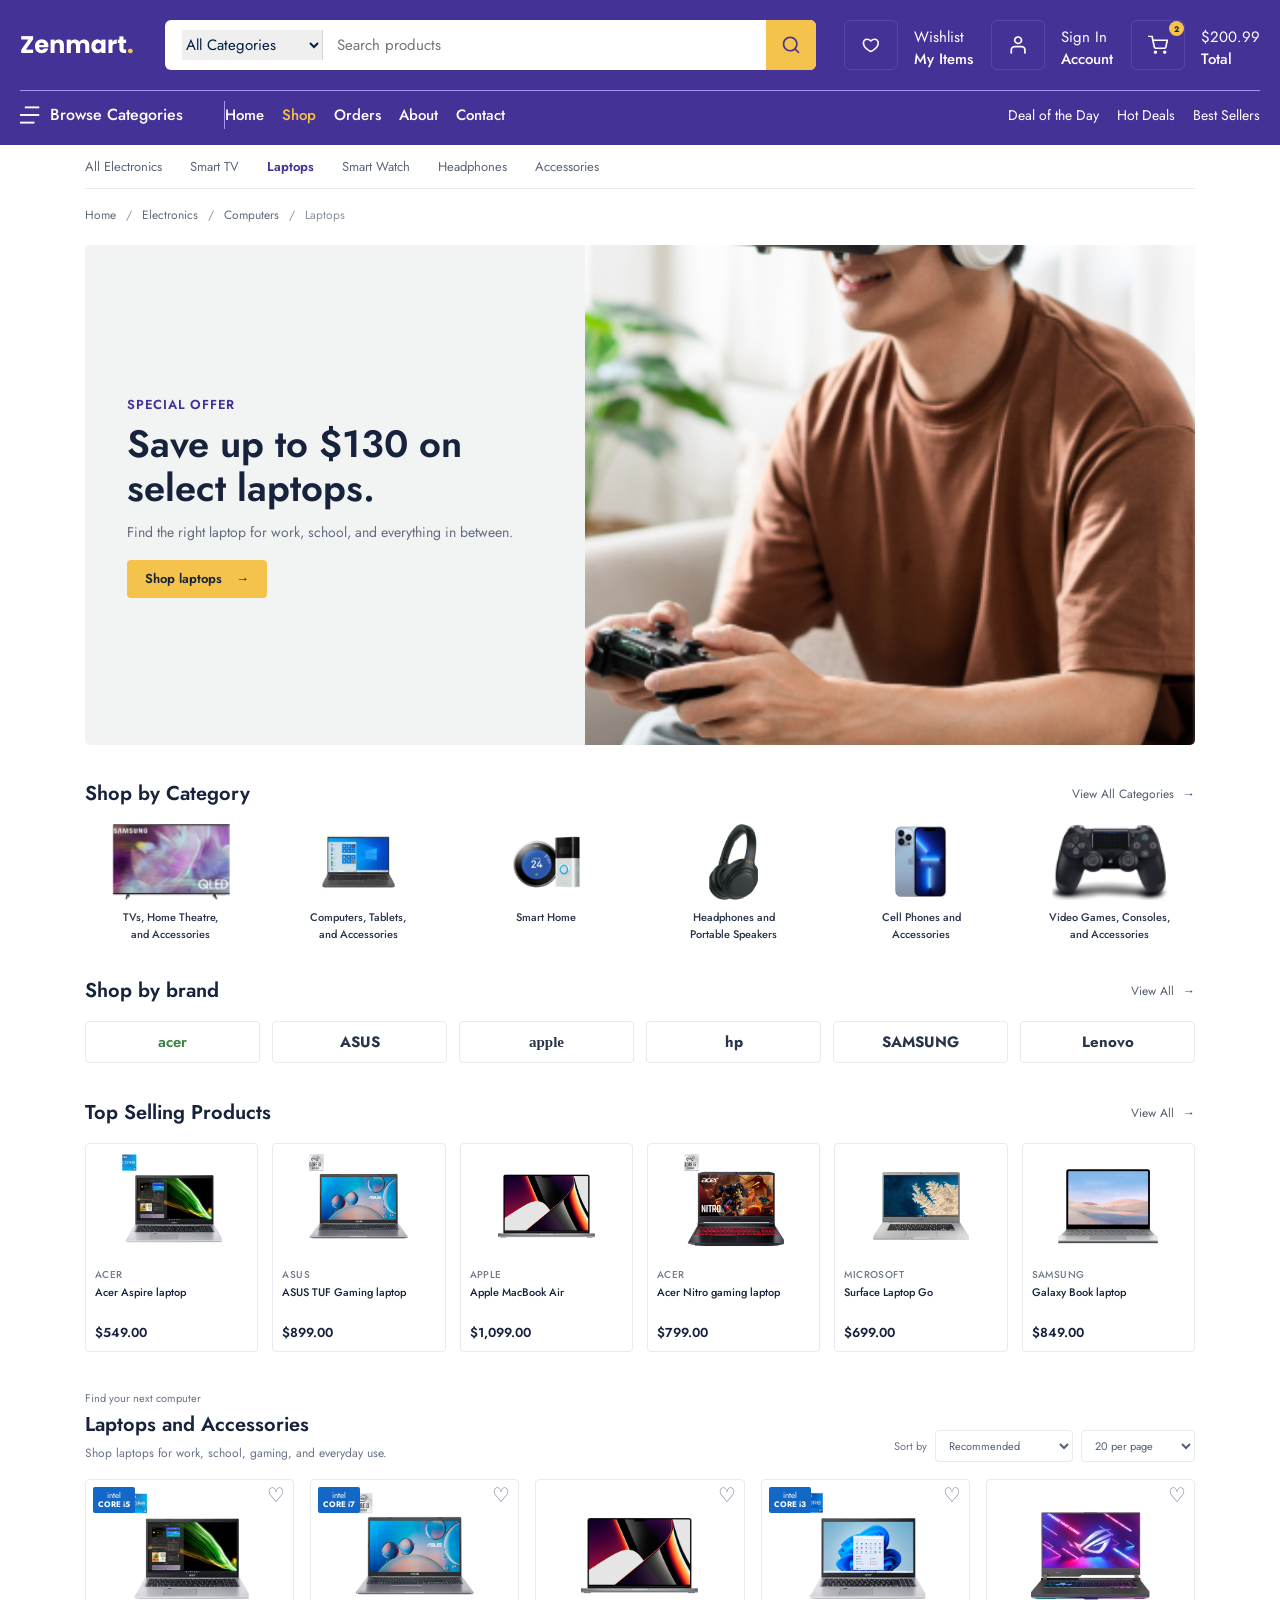
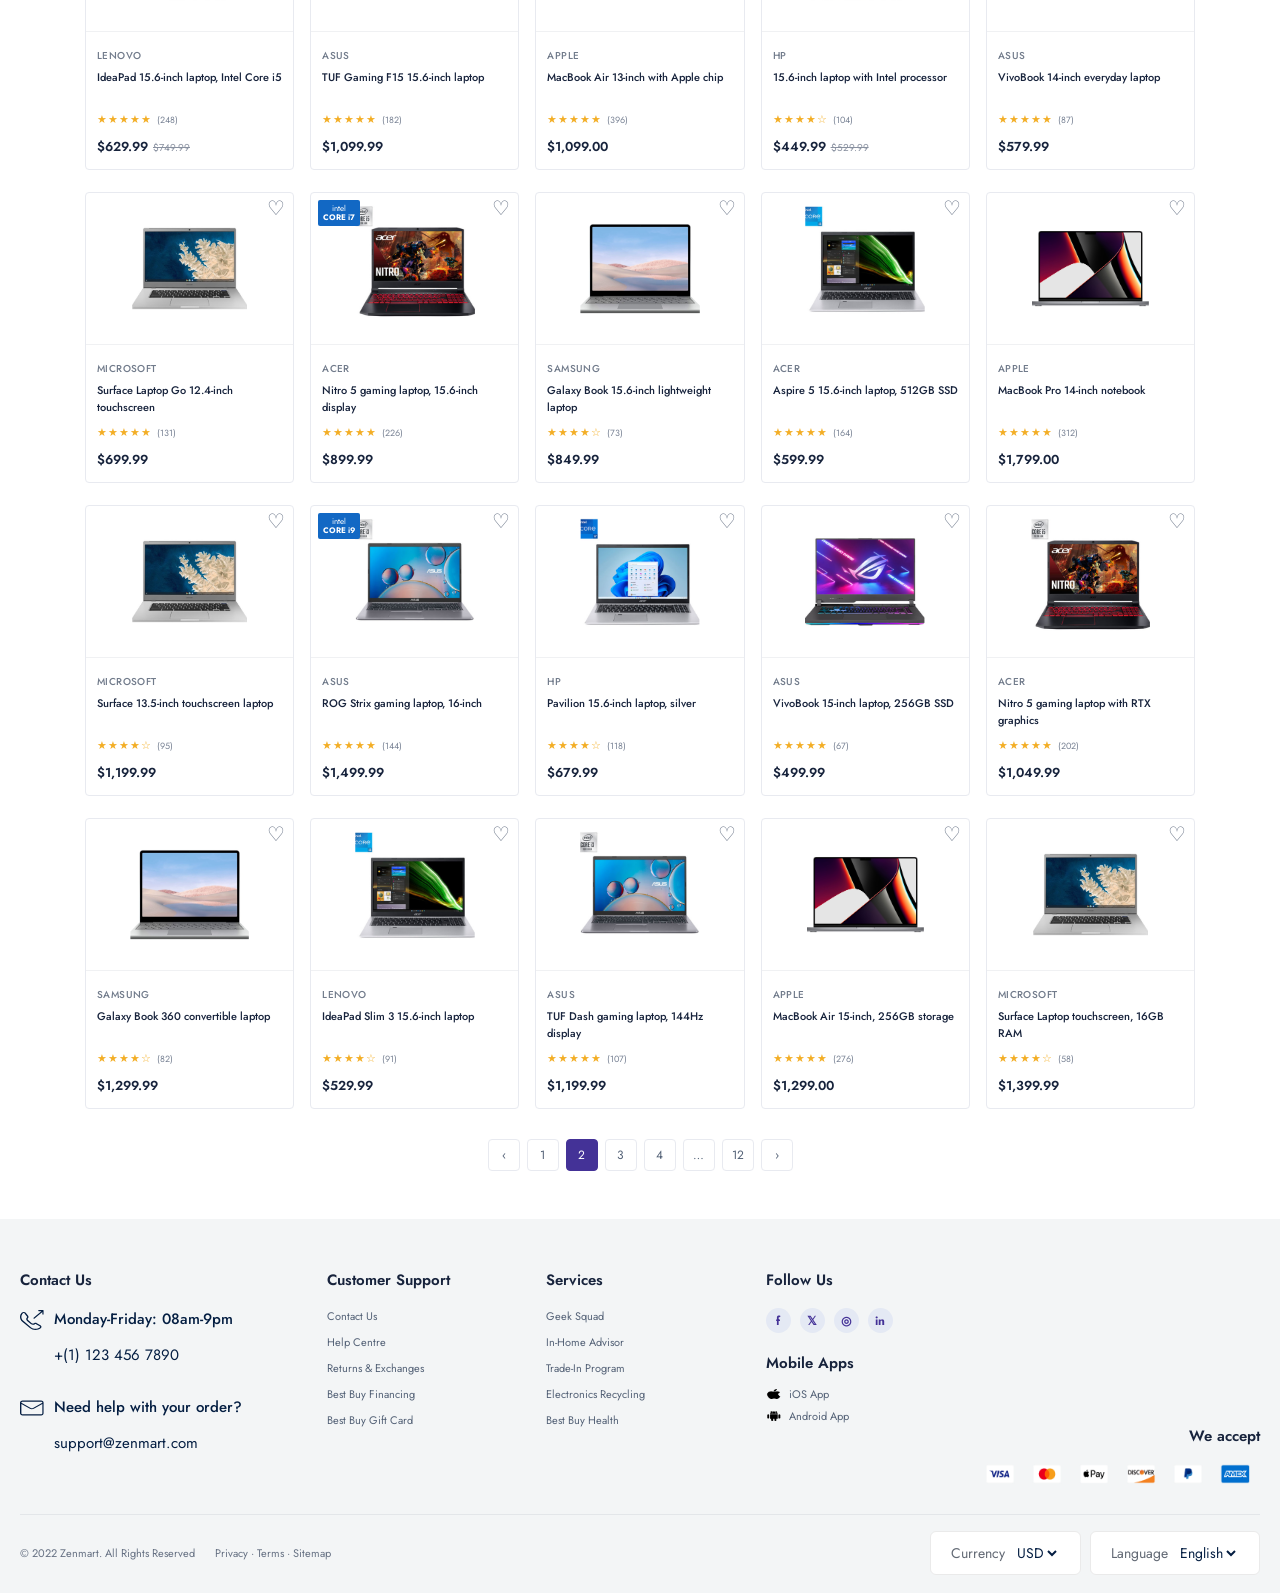
<file: product/all.html>
<!DOCTYPE html>
<html lang="en">
<head>
  <meta charset="UTF-8">
  <meta name="viewport" content="width=device-width, initial-scale=1.0">
  <meta name="description" content="Shop laptops and computer accessories at Zenmart.">
  <title>Laptops | Zenmart</title>
  <link rel="stylesheet" href="../public/css kodlar/command.css">
  <link rel="stylesheet" href="../public/css kodlar/all css/catalog.css">
  <link rel="stylesheet" href="../public/css kodlar/all css/catalog-responsive.css">
  <link rel="preconnect" href="https://fonts.googleapis.com">
  <link rel="preconnect" href="https://fonts.gstatic.com" crossorigin>
  <link href="https://fonts.googleapis.com/css2?family=Jost:wght@400;500;600;700&display=swap" rel="stylesheet">
  <link rel="stylesheet" href="https://cdnjs.cloudflare.com/ajax/libs/font-awesome/6.5.2/css/all.min.css">
</head>
<body>
  <header class="navbar_frame">
    <div class="continer">
      <div class="navbar_top">
        <a class="brand-logo" href="../index.html"><img src="../public/images/icons/logo.png" alt="Zenmart"></a>
        <form class="nav_search_frame" action="#laptop-list" role="search">
          <div class="search_box">
            <label class="category_list"><span class="sr-only">Search category</span><select aria-label="Search category"><option>All Categories</option><option>Computers</option><option>Laptops</option></select></label>
            <input type="search" placeholder="Search products" aria-label="Search products">
          </div>
          <button class="search_icon_box" type="submit" aria-label="Search"><img src="../public/images/icons/search.svg" alt=""></button>
        </form>
        <div class="nav_top_menu">
          <a class="top_menu_box" href="#wishlist"><span class="box_icon_box"><img src="../public/images/icons/heart.svg" alt=""></span><span class="box_info_box"><span>Wishlist</span><strong>My Items</strong></span></a>
          <a class="top_menu_box" href="#account"><span class="box_icon_box"><img src="../public/images/icons/profile.svg" alt=""></span><span class="box_info_box"><span>Sign In</span><strong>Account</strong></span></a>
          <a class="top_menu_box" href="#cart"><span class="box_icon_box"><img src="../public/images/icons/shopping-cart.svg" alt=""><span class="busket_count">2</span></span><span class="box_info_box"><span>$200.99</span><strong>Total</strong></span></a>
        </div>
      </div>
      <div class="navbar_bott">
        <div class="navbar_bott_menu_box">
          <div class="browse_box"><img src="../public/images/icons/browse.svg" alt=""><span>Browse Categories</span></div>
          <nav class="navbar_route_box" aria-label="Main navigation"><a href="../index.html">Home</a><a class="title" href="all.html">Shop</a><a href="#orders">Orders</a><a href="#about">About</a><a href="#contact">Contact</a></nav>
          <nav class="sorting_menu" aria-label="Featured links"><a href="#top-selling">Deal of the Day</a><a href="#top-selling">Hot Deals</a><a href="#laptop-list">Best Sellers</a></nav>
        </div>
      </div>
    </div>
  </header>

  <main class="catalog-page">
    <div class="catalog-shell">
      <nav class="category-nav" aria-label="Electronics categories">
        <a href="#categories">All Electronics</a><a href="#categories">Smart TV</a><a class="active" href="#laptop-list">Laptops</a><a href="#categories">Smart Watch</a><a href="#categories">Headphones</a><a href="#categories">Accessories</a>
      </nav>
      <nav class="breadcrumbs" aria-label="Breadcrumb"><a href="../index.html">Home</a><span>/</span><a href="#categories">Electronics</a><span>/</span><a href="#laptop-list">Computers</a><span>/</span><span aria-current="page">Laptops</span></nav>

      <section class="catalog-hero" aria-labelledby="hero-title">
        <div class="hero-copy"><span class="hero-kicker">Special offer</span><h1 id="hero-title">Save up to $130 on select laptops.</h1><p>Find the right laptop for work, school, and everything in between.</p><a class="button button-yellow" href="#laptop-list">Shop laptops <span aria-hidden="true">→</span></a></div>
        <img class="hero-art" src="../public/images/other/header1.png" alt="Featured Zenmart technology offer" fetchpriority="high">
      </section>

      <section class="category-section" id="categories" aria-labelledby="category-title">
        <div class="section-heading"><h2 id="category-title">Shop by Category</h2><a href="../index.html">View All Categories <span aria-hidden="true">→</span></a></div>
        <div class="category-grid">
          <a class="category-card" href="#laptop-list"><img src="../public/images/category/tv.png" alt=""><strong>TVs, Home Theatre,<br>and Accessories</strong></a>
          <a class="category-card" href="#laptop-list"><img src="../public/images/category/computer.png" alt=""><strong>Computers, Tablets,<br>and Accessories</strong></a>
          <a class="category-card" href="#laptop-list"><img src="../public/images/category/smart.png" alt=""><strong>Smart Home</strong></a>
          <a class="category-card" href="#laptop-list"><img src="../public/images/category/headphone.png" alt=""><strong>Headphones and<br>Portable Speakers</strong></a>
          <a class="category-card" href="#laptop-list"><img src="../public/images/category/phone.png" alt=""><strong>Cell Phones and<br>Accessories</strong></a>
          <a class="category-card" href="#laptop-list"><img src="../public/images/category/game.png" alt=""><strong>Video Games, Consoles,<br>and Accessories</strong></a>
        </div>
      </section>

      <section class="brand-section" aria-labelledby="brand-title"><div class="section-heading"><h2 id="brand-title">Shop by brand</h2><a href="#laptop-list">View All <span aria-hidden="true">→</span></a></div>
        <div class="brand-list" aria-label="Laptop brands"><a href="#laptop-list">acer</a><a href="#laptop-list">ASUS</a><a href="#laptop-list"> apple</a><a href="#laptop-list">hp</a><a href="#laptop-list">SAMSUNG</a><a href="#laptop-list">Lenovo</a></div>
      </section>

      <section class="selling-section" id="top-selling" aria-labelledby="selling-title">
        <div class="section-heading"><h2 id="selling-title">Top Selling Products</h2><a href="#laptop-list">View All <span aria-hidden="true">→</span></a></div>
        <div class="selling-grid">
          <a class="selling-card" href="#laptop-list"><img src="../public/images/products/acer_silver.png" alt="Acer laptop"><span class="product-brand">ACER</span><strong>Acer Aspire laptop</strong><span class="price">$549.00</span></a>
          <a class="selling-card" href="#laptop-list"><img src="../public/images/products/asus_laptop.png" alt="ASUS gaming laptop"><span class="product-brand">ASUS</span><strong>ASUS TUF Gaming laptop</strong><span class="price">$899.00</span></a>
          <a class="selling-card" href="#laptop-list"><img src="../public/images/products/macbook_16.png" alt="Apple MacBook"><span class="product-brand">APPLE</span><strong>Apple MacBook Air</strong><span class="price">$1,099.00</span></a>
          <a class="selling-card" href="#laptop-list"><img src="../public/images/products/nitro_laptop.png" alt="Acer Nitro laptop"><span class="product-brand">ACER</span><strong>Acer Nitro gaming laptop</strong><span class="price">$799.00</span></a>
          <a class="selling-card" href="#laptop-list"><img src="../public/images/products/sony_notebook.png" alt="Microsoft Surface laptop"><span class="product-brand">MICROSOFT</span><strong>Surface Laptop Go</strong><span class="price">$699.00</span></a>
          <a class="selling-card" href="#laptop-list"><img src="../public/images/products/sony_laptop.png" alt="Samsung Galaxy Book"><span class="product-brand">SAMSUNG</span><strong>Galaxy Book laptop</strong><span class="price">$849.00</span></a>
        </div>
      </section>

      <section class="product-section" id="laptop-list" aria-labelledby="products-title">
        <div class="product-heading"><div><span class="eyebrow">Find your next computer</span><h2 id="products-title">Laptops and Accessories</h2><p>Shop laptops for work, school, gaming, and everyday use.</p></div><div class="filter-list"><label for="sort-products">Sort by</label><select id="sort-products"><option>Recommended</option><option>Price: low to high</option><option>Price: high to low</option></select><label class="sr-only" for="show-count">Products per page</label><select id="show-count"><option>20 per page</option><option>40 per page</option></select></div></div>
        <div class="product-grid">
          <article class="product-card"><a class="product-image" href="#product-1"><img src="../public/images/products/acer_silver.png" alt="Lenovo IdeaPad laptop"><span class="processor-badge">intel<br><b>CORE i5</b></span><span class="favorite" aria-label="Add to wishlist">♡</span></a><div class="product-info"><small>LENOVO</small><h3><a href="#product-1">IdeaPad 15.6-inch laptop, Intel Core i5</a></h3><div class="rating"><span>★★★★★</span> <small>(248)</small></div><strong>$629.99</strong><del>$749.99</del></div></article>
          <article class="product-card"><a class="product-image" href="#product-2"><img src="../public/images/products/asus_laptop.png" alt="ASUS TUF gaming laptop"><span class="processor-badge">intel<br><b>CORE i7</b></span><span class="favorite" aria-label="Add to wishlist">♡</span></a><div class="product-info"><small>ASUS</small><h3><a href="#product-2">TUF Gaming F15 15.6-inch laptop</a></h3><div class="rating"><span>★★★★★</span> <small>(182)</small></div><strong>$1,099.99</strong></div></article>
          <article class="product-card"><a class="product-image" href="#product-3"><img src="../public/images/products/macbook_16.png" alt="Apple MacBook Air"><span class="favorite" aria-label="Add to wishlist">♡</span></a><div class="product-info"><small>APPLE</small><h3><a href="#product-3">MacBook Air 13-inch with Apple chip</a></h3><div class="rating"><span>★★★★★</span> <small>(396)</small></div><strong>$1,099.00</strong></div></article>
          <article class="product-card"><a class="product-image" href="#product-4"><img src="../public/images/products/acer_laptop.png" alt="HP laptop"><span class="processor-badge">intel<br><b>CORE i3</b></span><span class="favorite" aria-label="Add to wishlist">♡</span></a><div class="product-info"><small>HP</small><h3><a href="#product-4">15.6-inch laptop with Intel processor</a></h3><div class="rating"><span>★★★★☆</span> <small>(104)</small></div><strong>$449.99</strong><del>$529.99</del></div></article>
          <article class="product-card"><a class="product-image" href="#product-5"><img src="../public/images/products/rolex_laptop.png" alt="ASUS VivoBook laptop"><span class="favorite" aria-label="Add to wishlist">♡</span></a><div class="product-info"><small>ASUS</small><h3><a href="#product-5">VivoBook 14-inch everyday laptop</a></h3><div class="rating"><span>★★★★★</span> <small>(87)</small></div><strong>$579.99</strong></div></article>
          <article class="product-card"><a class="product-image" href="#product-6"><img src="../public/images/products/sony_notebook.png" alt="Microsoft Surface Laptop Go"><span class="favorite" aria-label="Add to wishlist">♡</span></a><div class="product-info"><small>MICROSOFT</small><h3><a href="#product-6">Surface Laptop Go 12.4-inch touchscreen</a></h3><div class="rating"><span>★★★★★</span> <small>(131)</small></div><strong>$699.99</strong></div></article>
          <article class="product-card"><a class="product-image" href="#product-7"><img src="../public/images/products/nitro_laptop.png" alt="Acer Nitro gaming laptop"><span class="processor-badge">intel<br><b>CORE i7</b></span><span class="favorite" aria-label="Add to wishlist">♡</span></a><div class="product-info"><small>ACER</small><h3><a href="#product-7">Nitro 5 gaming laptop, 15.6-inch display</a></h3><div class="rating"><span>★★★★★</span> <small>(226)</small></div><strong>$899.99</strong></div></article>
          <article class="product-card"><a class="product-image" href="#product-8"><img src="../public/images/products/sony_laptop.png" alt="Samsung Galaxy Book laptop"><span class="favorite" aria-label="Add to wishlist">♡</span></a><div class="product-info"><small>SAMSUNG</small><h3><a href="#product-8">Galaxy Book 15.6-inch lightweight laptop</a></h3><div class="rating"><span>★★★★☆</span> <small>(73)</small></div><strong>$849.99</strong></div></article>
          <article class="product-card"><a class="product-image" href="#product-9"><img src="../public/images/products/acer_silver.png" alt="Acer Aspire 5 laptop"><span class="favorite" aria-label="Add to wishlist">♡</span></a><div class="product-info"><small>ACER</small><h3><a href="#product-9">Aspire 5 15.6-inch laptop, 512GB SSD</a></h3><div class="rating"><span>★★★★★</span> <small>(164)</small></div><strong>$599.99</strong></div></article>
          <article class="product-card"><a class="product-image" href="#product-10"><img src="../public/images/products/macbook_16.png" alt="Apple MacBook Pro"><span class="favorite" aria-label="Add to wishlist">♡</span></a><div class="product-info"><small>APPLE</small><h3><a href="#product-10">MacBook Pro 14-inch notebook</a></h3><div class="rating"><span>★★★★★</span> <small>(312)</small></div><strong>$1,799.00</strong></div></article>
          <article class="product-card"><a class="product-image" href="#product-11"><img src="../public/images/products/sony_notebook.png" alt="Surface Laptop touchscreen"><span class="favorite" aria-label="Add to wishlist">♡</span></a><div class="product-info"><small>MICROSOFT</small><h3><a href="#product-11">Surface 13.5-inch touchscreen laptop</a></h3><div class="rating"><span>★★★★☆</span> <small>(95)</small></div><strong>$1,199.99</strong></div></article>
          <article class="product-card"><a class="product-image" href="#product-12"><img src="../public/images/products/asus_laptop.png" alt="ASUS ROG gaming laptop"><span class="processor-badge">intel<br><b>CORE i9</b></span><span class="favorite" aria-label="Add to wishlist">♡</span></a><div class="product-info"><small>ASUS</small><h3><a href="#product-12">ROG Strix gaming laptop, 16-inch</a></h3><div class="rating"><span>★★★★★</span> <small>(144)</small></div><strong>$1,499.99</strong></div></article>
          <article class="product-card"><a class="product-image" href="#product-13"><img src="../public/images/products/acer_laptop.png" alt="HP laptop in silver"><span class="favorite" aria-label="Add to wishlist">♡</span></a><div class="product-info"><small>HP</small><h3><a href="#product-13">Pavilion 15.6-inch laptop, silver</a></h3><div class="rating"><span>★★★★☆</span> <small>(118)</small></div><strong>$679.99</strong></div></article>
          <article class="product-card"><a class="product-image" href="#product-14"><img src="../public/images/products/rolex_laptop.png" alt="ASUS VivoBook notebook"><span class="favorite" aria-label="Add to wishlist">♡</span></a><div class="product-info"><small>ASUS</small><h3><a href="#product-14">VivoBook 15-inch laptop, 256GB SSD</a></h3><div class="rating"><span>★★★★★</span> <small>(67)</small></div><strong>$499.99</strong></div></article>
          <article class="product-card"><a class="product-image" href="#product-15"><img src="../public/images/products/nitro_laptop.png" alt="Acer Nitro 5 gaming laptop"><span class="favorite" aria-label="Add to wishlist">♡</span></a><div class="product-info"><small>ACER</small><h3><a href="#product-15">Nitro 5 gaming laptop with RTX graphics</a></h3><div class="rating"><span>★★★★★</span> <small>(202)</small></div><strong>$1,049.99</strong></div></article>
          <article class="product-card"><a class="product-image" href="#product-16"><img src="../public/images/products/sony_laptop.png" alt="Samsung Galaxy Book"><span class="favorite" aria-label="Add to wishlist">♡</span></a><div class="product-info"><small>SAMSUNG</small><h3><a href="#product-16">Galaxy Book 360 convertible laptop</a></h3><div class="rating"><span>★★★★☆</span> <small>(82)</small></div><strong>$1,299.99</strong></div></article>
          <article class="product-card"><a class="product-image" href="#product-17"><img src="../public/images/products/acer_silver.png" alt="Lenovo IdeaPad laptop"><span class="favorite" aria-label="Add to wishlist">♡</span></a><div class="product-info"><small>LENOVO</small><h3><a href="#product-17">IdeaPad Slim 3 15.6-inch laptop</a></h3><div class="rating"><span>★★★★☆</span> <small>(91)</small></div><strong>$529.99</strong></div></article>
          <article class="product-card"><a class="product-image" href="#product-18"><img src="../public/images/products/asus_laptop.png" alt="ASUS TUF laptop"><span class="favorite" aria-label="Add to wishlist">♡</span></a><div class="product-info"><small>ASUS</small><h3><a href="#product-18">TUF Dash gaming laptop, 144Hz display</a></h3><div class="rating"><span>★★★★★</span> <small>(107)</small></div><strong>$1,199.99</strong></div></article>
          <article class="product-card"><a class="product-image" href="#product-19"><img src="../public/images/products/macbook_16.png" alt="Apple MacBook Air notebook"><span class="favorite" aria-label="Add to wishlist">♡</span></a><div class="product-info"><small>APPLE</small><h3><a href="#product-19">MacBook Air 15-inch, 256GB storage</a></h3><div class="rating"><span>★★★★★</span> <small>(276)</small></div><strong>$1,299.00</strong></div></article>
          <article class="product-card"><a class="product-image" href="#product-20"><img src="../public/images/products/sony_notebook.png" alt="Surface Laptop touchscreen"><span class="favorite" aria-label="Add to wishlist">♡</span></a><div class="product-info"><small>MICROSOFT</small><h3><a href="#product-20">Surface Laptop touchscreen, 16GB RAM</a></h3><div class="rating"><span>★★★★☆</span> <small>(58)</small></div><strong>$1,399.99</strong></div></article>
        </div>
        <nav class="pagination" aria-label="Product pages"><a href="#laptop-list" aria-label="Previous page">‹</a><a href="#laptop-list">1</a><a class="current" href="#laptop-list" aria-current="page">2</a><a href="#laptop-list">3</a><a href="#laptop-list">4</a><span>…</span><a href="#laptop-list">12</a><a href="#laptop-list" aria-label="Next page">›</a></nav>
      </section>
    </div>
  </main>

  <footer class="footer_frame" id="contact"><div class="continer"><div class="footer_top">
    <div class="footer_contact_box"><span class="footer_contact_title">Contact Us</span><div class="footer_contact_main"><img src="../public/images/icons/phone-call.svg" alt=""><div><strong>Monday-Friday: 08am-9pm</strong><span>+(1) 123 456 7890</span></div></div><div class="footer_contact_main"><img src="../public/images/icons/email.svg" alt=""><div><strong>Need help with your order?</strong><span>support@zenmart.com</span></div></div></div>
    <div class="footer_support_box"><span class="footer_contact_title">Customer Support</span><a href="#contact">Contact Us</a><a href="#help">Help Centre</a><a href="#returns">Returns &amp; Exchanges</a><a href="#financing">Best Buy Financing</a><a href="#gift-card">Best Buy Gift Card</a></div>
    <div class="footer_support_box"><span class="footer_contact_title">Services</span><a href="#geek-squad">Geek Squad</a><a href="#advisor">In-Home Advisor</a><a href="#trade-in">Trade-In Program</a><a href="#recycling">Electronics Recycling</a><a href="#health">Best Buy Health</a></div>
    <div class="footer_media_box"><div class="footer_media_main"><span class="footer_contact_title">Follow Us</span><div class="social-links"><a href="#facebook" aria-label="Facebook">f</a><a href="#twitter" aria-label="Twitter">𝕏</a><a href="#instagram" aria-label="Instagram">◎</a><a href="#linkedin" aria-label="LinkedIn">in</a></div></div><div class="footer_media_main apps"><span class="footer_contact_title">Mobile Apps</span><a href="#ios"><img src="../public/images/icons/apple_icon.png" alt=""> iOS App</a><a href="#android"><img src="../public/images/icons/android_icon.png" alt=""> Android App</a></div></div>
    <div class="footer_media_box footer-payment"><div class="footer_media_main"><span class="footer_contact_title">We accept</span><div class="card_box"><img src="../public/images/icons/visa.png" alt="Visa"><img src="../public/images/icons/master_card.png" alt="Mastercard"><img src="../public/images/icons/apple_pay.png" alt="Apple Pay"><img src="../public/images/icons/dicvover.png" alt="Discover"><img src="../public/images/icons/paypal.png" alt="PayPal"><img src="../public/images/icons/amex.png" alt="American Express"></div></div></div>
  </div><div class="footer_bottom"><div class="footer_main"><div class="footer_bottom_left"><span>© 2022 Zenmart. All Rights Reserved</span><span>Privacy · Terms · Sitemap</span></div><div class="footer_bottom_right"><label class="footer_select_box"><span>Currency</span><select aria-label="Currency"><option>USD</option></select></label><label class="footer_select_box"><span>Language</span><select aria-label="Language"><option>English</option></select></label></div></div></div></div></footer>
</body>
</html>
</file>
<file: public/css kodlar/command.css>
html, body {
    margin: 0;
    padding: 0;
   

}
a {
    text-decoration: none;
}
p {
    margin: 0;
}

/* navbar frame */
.continer {
    position: relative;
    width: 1320px;
    height:auto;
    /* background-color: red;  */
    display: flex;
}

.navbar_frame   {
    position: relative;
    display: flex;
    flex-direction: row;
    justify-content: center;
    width: 100%;
    height: 145px;
    background-color:rgba(68, 50, 151, 1) ;
}
.navbar_frame .continer {
    padding: 20px 0 14px;
  flex-direction: column;
}
.navbar_frame .continer .navbar_top {
    display: flex;
    flex-direction: row;
    width: 100%;
    height: 50px;
    justify-content: space-between;
    /* background-color:green; */

}
 .navbar_frame .navbar_top .nav_search_frame {
   
width: 651px;
height: 50px;
border-radius: 6px;
background: rgba(255, 255, 255, 1);
display: flex;
flex-direction: row ;
justify-content: space-between;
}
.navbar_frame .nav_search_frame .search_box {
    display: flex;
    flex-direction: row;
    align-items: center;
    padding: 10px 17px;
    
} 
.navbar_frame .search_box .category_list {
 /* categories */
width: 166.px;
height: 30px;  
border-right: 1px solid rgba(214, 214, 214, 1); 
}

.navbar_frame .category_list select {
    /* categories */
width: 140px;
height: 30px;
border: none;
outline: none;
color: rgba(4, 30, 66, 1);
font-family: "Jost";
font-style: Regular;
font-size: 15px;
font-weight: 400;
line-height: 22px;
letter-spacing: 0%;

}
.navbar_frame .search_box input {
    /* Search products… */
width: 387px;
height: 22px;
color: rgba(98, 105, 116, 1);
font-family: "Jost";
font-style: Regular;
font-size: 15px;
font-weight: 400;
line-height: 22px;
letter-spacing: 0%;
border: none;
outline: none;
margin-left: 12px;
}
.navbar_frame .nav_search_frame .search_icon_box {
    width: 50px;
height: 50px;
border-radius: 0px 6px 6px 0px;
background: rgba(245, 195, 75, 1);
display: flex;
justify-content: center;
align-items: center;


}
.navbar_frame .navbar_top .nav_top_menu {
   width: 416px;
   height: 50px;
   /* background-color: aquamarine;  */
   display: flex;
   flex-direction: row;
   justify-content: space-between;
}
.navbar_frame .nav_top_menu .top_menu_box {
    display: flex;
    flex-direction: row;
}
.navbar_frame .top_menu_box .box_icon_box {
 width: 54px;
height: 50px;
position: relative;
display: flex;
justify-content: center;
align-items: center;
box-sizing: border-box;
border: 1px solid rgba(255, 255, 255, 0.1);
border-radius: 6px;
}
.navbar_frame .box_icon_box img {
    width: 22px;
    height: 22px;

}
.navbar_frame .top_menu_box .box_info_box {
    margin-left: 16px;
    display: flex;
    flex-direction: column;
    justify-content: flex-end;
   
}
.navbar_frame .box_info_box span {
    color: rgba(255, 255, 255, 1);
font-family: "Jost";
font-style: Regular;
font-size: 15px;
font-weight: 400;
line-height: 22px;
letter-spacing: 0%;
}

.navbar_frame .box_info_box strong {
    color: rgba(255, 255, 255, 1);
font-family: "Jost";
font-style: Regular;
font-size: 15px;
font-weight: 500;
line-height: 22px;
letter-spacing: 0%;
}
.navbar_frame .box_icon_box .busket_count {
    width: 15px;
height: 15px;
position:absolute;
top: 0;
right: 0;
background-color: 
rgba(245, 195, 75, 1);
color: rgba(11, 30, 64, 1);
font-family: "jost";
font-style: Bold;
font-size: 8px;
font-weight: 700;
line-height: 10px;
letter-spacing: 0%;
display: flex;
justify-content: center;
align-items: center;
border-radius: 50%;
}
.navbar_frame .continer .navbar_bott {
    margin-top: 20px;
border-top: 1px solid #a895fb;
}
.navbar_frame .navbar_bott .navbar_bott_menu_box {
    margin-top: 10px;
    /* height: 20px; */
    /* background-color: re; */
    display: flex;
    flex-direction:row ;
    justify-content: space-between;
}
.navbar_frame .navbar_bott .browse_box {
    display: flex;
    align-items: center;
    border-right: 1px solid  #a895fb;
    width: 185px;
}

.navbar_frame .browse_box img {
    width:20px ;
    height: 20px;
}

.navbar_frame .browse_box span {
    margin-left: 10px ;
color: rgba(255, 255, 255, 1);
font-family: "Jost";
font-size: 16px;
font-weight: 500;
line-height: 28px;
letter-spacing: 0%;
}
.navbar_frame .navbar_bott_menu_box .navbar_route_box {
    display: flex;
    flex-direction: row;
    width: 670px;
  
}
.navbar_frame .navbar_route_box a {
 margin-right: 10px;
font-family: "Jost";
font-style: Medium;
font-size: 16px;
font-weight: 500;
color: white;
}
.navbar_frame .navbar_route_box a.title {
color: #f5c34f ;
}
.navbar_frame .sorting_menu span {
    margin-right: 10px;
font-family: "Jost";
font-style: Medium;
font-size: 16px;
font-weight: 500;
color: white;
}
/* footure frame */
.footer_frame {
    position: relative;
    width: 100;
    height: auto;
    padding: 90px 0 20px;
    background-color: 
rgba(243, 245, 246, 1);
display: flex;
justify-content: center;
flex-direction: row;

}
.footer_frame .footer_contact_title {
    display: flex;
    margin-bottom: 30px;
    color: rgba(4, 30, 66, 1);
font-family: "Jost";
font-style: Medium;
font-size: 18px;
font-weight: 500;
line-height: 26px;
letter-spacing: 0%;
text-align: left;
}

.footer_frame .continer {
    flex-direction: column;

}
.footer_frame .footer_top {
    display: flex;
    flex-direction: row;
}
.footer_frame .footer_top .footer_contact_main {
    margin-bottom: 30px;
    display: flex;
    flex-direction: row;
}
.footer_frame .footer_contact_main img {
    width: 30px;
    height: 30px;

}
.footer_frame .footer_contact_main div {
    margin-left: 30px;
    display: flex;
    flex-direction: column;
}
.footer_frame .footer_contact_main div strong {
color: rgba(4, 30, 66, 1);
font-family: "Jost";
font-style: Medium;
font-size: 15px;
font-weight: 500;
line-height: 22px;

}


.footer_frame .footer_contact_main div span{
    margin-top: 10px;
color: rgba(4, 30, 66, 1);
font-family: "Jost";
font-style: Regular;
font-size: 15px;
font-weight: 400;
line-height: 22px;

}
.footer_frame .footer_support_box {
    margin-left: 60px;
    display: flex;
    flex-direction: column;

}
.footer_frame .footer_support_box a {
margin-bottom: 20px;
 color: rgba(4, 30, 66, 1);
font-family: "Jost";
font-style: Regular;
font-size: 14px;
font-weight: 400;
}
.footer_frame .footer_media_box {
    margin-left: 60px;
    display: flex;
    flex-direction: column;
}
.footer_media_main span {
    margin-bottom: 30px;
}
.footer_frame .footer_media_box .footer_media_main {
    display: flex;
    flex-direction: column;
     /* background-color: red; */
}
.footer_frame .footer_media_main div {
    display: flex;
    flex-direction: row;
    
}
.footer_frame .footer_media_main div i {
    margin-right: 25px;
}
.footer_frame .footer_media_main .footer_app_box {
    margin-bottom: 25px;

}
.footer_frame .footer_media_main .footer_app_box span {
    color: rgba(4, 30, 66, 1);
font-family: "Jost";
font-style: Regular;
font-size: 14px;
font-weight: 400;
line-height: 40px;
}
.footer_frame .footer_media_main .footer_app_box i {
    margin-right: 25px;
}
.footer_frame .footer_media_main .card_box img {
    margin-right:10px;
}
.footer_frame .footer_bottom {
    margin-top: 90px;
    display: flex;
    flex-direction: row;
     border-top: 1px solid #EAEAEA;
}
.footer_bottom .footer_main {
    width: 100%;
    margin-top: 30px;
    display: flex;
    flex-direction: row;
    justify-content: space-between;

}
.footer_main .footer_bottom_left span {
    color: rgba(4, 30, 66, 1);
font-family: "Jost";
font-style: Regular;
font-size: 14px;
font-weight: 400;
line-height: 40px;

}
.footer_bottom .footer_bottom_right {
    display: flex;
    flex-direction: row;
}
.footer_bottom .footer_bottom_right .footer_select_box {
    padding: 10px 20px;
    box-sizing: border-box;
border: 1px solid rgba(234, 234, 234, 1);
border-radius: 6px;
background: rgba(255, 255, 255, 1);
}
.footer_bottom .footer_bottom_right .footer_select_box span {
color: rgba(98, 105, 116, 1);
font-family: "Jost";
font-style: Regular;
font-size: 14px;
font-weight: 400;
}
.footer_bottom .footer_bottom_right .footer_select_box select {
border: none;
outline: none;
color: rgba(4, 30, 66, 1);
font-family: "Jost";
font-style: Regular;
font-size: 14px;
font-weight: 400;

}
</file>
<file: public/css kodlar/all css/catalog.css>
/* Catalog page — structure, sections and shared site chrome */
:root { --ink: #17233c; --muted: #687386; --purple: #443297; --yellow: #f5c34b; --line: #e8eaf0; --soft: #f5f6f8; }
* { box-sizing: border-box; }
html { scroll-behavior: smooth; }
body { margin: 0; color: var(--ink); font-family: "Jost", sans-serif; background: #fff; }
a { color: inherit; text-decoration: none; }
button, input, select { font: inherit; }
.sr-only { position: absolute; width: 1px; height: 1px; padding: 0; margin: -1px; overflow: hidden; clip: rect(0,0,0,0); white-space: nowrap; border: 0; }
.navbar_frame { height: auto; min-height: 145px; }
.navbar_frame .continer { width: min(1320px, calc(100% - 40px)); }
.navbar_frame .navbar_top { align-items: center; }
.navbar_frame .brand-logo { flex: 0 0 auto; display: flex; align-items: center; }
.navbar_frame .brand-logo img { display: block; max-width: 150px; height: auto; }
.navbar_frame .nav_search_frame { flex: 1 1 420px; min-width: 180px; margin: 0 28px; border: 0; }
.navbar_frame .nav_search_frame .search_box { flex: 1; min-width: 0; }
.navbar_frame .search_box input { width: 100%; min-width: 0; }
.navbar_frame .nav_search_frame .search_icon_box { border: 0; cursor: pointer; }
.navbar_frame .navbar_top .nav_top_menu { flex: 0 1 416px; }
.navbar_frame .nav_top_menu .top_menu_box { color: #fff; }
.navbar_frame .sorting_menu { display: flex; align-items: center; gap: 18px; }
.navbar_frame .sorting_menu a { color: #fff; font-size: 14px; white-space: nowrap; }
.navbar_frame .navbar_bott .navbar_bott_menu_box { align-items: center; }
.navbar_frame .navbar_bott .browse_box { flex: 0 0 205px; }
.navbar_frame .navbar_bott .navbar_route_box { width: auto; flex: 1; gap: 18px; }
.navbar_frame .navbar_route_box a { margin: 0; font-size: 15px; }
.navbar_frame .navbar_route_box a.title { color: var(--yellow); }
.catalog-shell { width: min(1110px, calc(100% - 40px)); margin: 0 auto; }
.category-nav { display: flex; gap: 28px; min-height: 44px; align-items: center; border-bottom: 1px solid var(--line); overflow-x: auto; white-space: nowrap; }
.category-nav a { color: #5c6678; font-size: 13px; }
.category-nav a.active { color: var(--purple); font-weight: 600; }
.breadcrumbs { display: flex; align-items: center; gap: 10px; padding: 17px 0; color: #8991a0; font-size: 12px; }
.breadcrumbs a { color: #606b7c; }
.catalog-hero { position: relative; display: flex; align-items: center; min-height: 500px; margin: 4px 0 34px; padding: 42px; overflow: hidden; border-radius: 5px; background: #f2f4f4; }
.hero-copy { position: relative; z-index: 1; width: 48%; }
.hero-kicker { display: inline-block; margin-bottom: 8px; color: var(--purple); font-size: 13px; font-weight: 600; text-transform: uppercase; letter-spacing: .06em; }
.hero-copy h1 { max-width: 440px; margin: 0; font-size: clamp(25px, 3vw, 38px); line-height: 1.15; font-weight: 600; }
.hero-copy p { margin: 12px 0 18px; color: #616d7d; font-size: 14px; }
.button { min-height: 38px; display: inline-flex; align-items: center; justify-content: center; gap: 14px; padding: 0 18px; border-radius: 4px; font-size: 13px; font-weight: 600; }
.button-yellow { background: var(--yellow); color: var(--ink); }
.hero-art { position: absolute; right: 0; top: 0; width: 55%; height: 100%; object-fit: cover; object-position: center; }
.section-heading { display: flex; align-items: center; justify-content: space-between; gap: 16px; margin-bottom: 16px; }
.section-heading h2, .product-heading h2 { margin: 0; color: var(--ink); font-size: 20px; font-weight: 600; }
.section-heading > a { color: #515c6e; font-size: 12px; white-space: nowrap; }
.section-heading > a span { padding-left: 5px; color: var(--purple); }
.category-section { margin: 0 0 34px; }
.category-grid { display: grid; grid-template-columns: repeat(6, minmax(0, 1fr)); gap: 16px; }
.category-card { min-width: 0; display: flex; flex-direction: column; align-items: center; text-align: center; }
.category-card img { width: 100%; height: 76px; margin-bottom: 9px; object-fit: contain; }
.category-card strong { color: #28354b; font-size: 11px; line-height: 1.5; font-weight: 500; }
.brand-section { margin: 0 0 35px; }
.brand-list { display: grid; grid-template-columns: repeat(6, minmax(0, 1fr)); gap: 12px; }
.brand-list a { min-height: 42px; display: grid; place-items: center; border: 1px solid var(--line); border-radius: 4px; color: #27344a; font-size: 15px; font-weight: 700; }
.brand-list a:nth-child(1) { color: #39823b; font-weight: 600; }
.brand-list a:nth-child(3) { font-family: Georgia, serif; }
.selling-section { margin: 0 0 38px; }
.selling-grid { display: grid; grid-template-columns: repeat(6, minmax(0, 1fr)); gap: 14px; }
.selling-card { min-width: 0; display: flex; flex-direction: column; padding: 9px; border: 1px solid var(--line); border-radius: 4px; transition: box-shadow .2s, transform .2s; }
.selling-card:hover, .product-card:hover { box-shadow: 0 8px 24px rgba(27, 38, 62, .09); transform: translateY(-2px); }
.selling-card img { width: 100%; height: 106px; object-fit: contain; margin-bottom: 8px; }
.product-brand, .product-info > small { color: #717b8b; font-size: 10px; font-weight: 500; letter-spacing: .04em; }
.selling-card strong { min-height: 32px; margin: 3px 0 6px; font-size: 11px; line-height: 1.45; font-weight: 500; }
.price { color: var(--ink); font-size: 13px; font-weight: 600; }
.product-section { margin-top: 0; }
.product-heading { display: flex; align-items: end; justify-content: space-between; gap: 18px; margin: 0 0 17px; }
.eyebrow { display: block; margin-bottom: 4px; color: var(--muted); font-size: 11px; }
.product-heading p { margin: 5px 0 0; color: var(--muted); font-size: 12px; }
.filter-list { display: flex; align-items: center; gap: 8px; color: #687386; font-size: 11px; }
.filter-list select { min-height: 32px; padding: 0 25px 0 9px; border: 1px solid var(--line); border-radius: 4px; background: #fff; color: #536176; font-size: 11px; }
.product-grid { display: grid; grid-template-columns: repeat(5, minmax(0, 1fr)); gap: 22px 16px; }
.product-card { min-width: 0; overflow: hidden; border: 1px solid var(--line); border-radius: 4px; background: #fff; transition: box-shadow .2s, transform .2s; }
.product-image { position: relative; display: flex; height: 152px; align-items: center; justify-content: center; padding: 12px; border-bottom: 1px solid #f0f1f3; }
.product-image > img { display: block; width: 100%; height: 100%; object-fit: contain; }
.processor-badge { position: absolute; top: 7px; left: 7px; padding: 4px 5px; border-radius: 2px; background: #1268c4; color: #fff; font-size: 8px; line-height: 1.15; text-align: center; }
.processor-badge b { font-size: 8px; }
.favorite { position: absolute; top: 6px; right: 8px; color: #687386; font-size: 20px; line-height: 1; }
.product-info { padding: 10px 11px 12px; }
.product-info h3 { min-height: 36px; margin: 4px 0 6px; font-size: 11px; line-height: 1.55; font-weight: 500; }
.rating { display: flex; align-items: center; gap: 5px; margin: 4px 0 7px; }
.rating > span { color: #f3ae26; font-size: 11px; letter-spacing: 1px; }
.rating small { color: #788294; font-size: 9px; }
.product-info > strong { color: var(--ink); font-size: 13px; font-weight: 600; }
.product-info > del { margin-left: 5px; color: #8991a0; font-size: 10px; }
.pagination { display: flex; justify-content: center; align-items: center; gap: 7px; margin: 30px 0 48px; }
.pagination a, .pagination span { min-width: 32px; height: 32px; display: inline-flex; align-items: center; justify-content: center; border: 1px solid var(--line); border-radius: 4px; color: #536176; font-size: 12px; }
.pagination a.current { border-color: var(--purple); background: var(--purple); color: #fff; }
.footer_frame { width: 100%; padding: 48px 0 18px; background: #f3f5f6; }
.footer_frame .continer { width: min(1320px, calc(100% - 40px)); display: flex; flex-direction: column; }
.footer_frame .footer_top { display: grid; grid-template-columns: 1.45fr 1fr 1fr 1fr 1.1fr; gap: 24px; }
.footer_frame .footer_contact_title { display: block; margin: 0 0 15px; color: var(--ink); font-size: 15px; font-weight: 600; }
.footer_frame .footer_contact_main { display: flex; align-items: flex-start; margin: 0 0 15px; }
.footer_frame .footer_contact_main img { flex: 0 0 24px; width: 24px; height: 24px; }
.footer_frame .footer_contact_main div { display: flex; flex-direction: column; gap: 4px; margin-left: 10px; }
.footer_frame .footer_contact_main strong, .footer_frame .footer_contact_main span { color: #536176; font-size: 11px; line-height: 1.5; font-weight: 400; }
.footer_frame .footer_support_box, .footer_frame .footer_media_box { display: flex; flex-direction: column; margin: 0; }
.footer_frame .footer_support_box a { margin: 0 0 10px; color: #536176; font-size: 11px; }
.footer_frame .footer_media_main { display: flex; flex-direction: column; }
.footer_frame .social-links { display: flex; gap: 9px; }
.footer_frame .social-links a { width: 25px; height: 25px; display: grid; place-items: center; border-radius: 50%; background: #e4e9f4; color: var(--purple); font-size: 12px; font-weight: 700; }
.footer_frame .apps { margin-top: 17px; }
.footer_frame .apps .footer_contact_title { margin-bottom: 7px; }
.footer_frame .apps a { display: flex; align-items: center; gap: 7px; margin: 3px 0; color: #536176; font-size: 11px; }
.footer_frame .apps img { width: 16px; height: 16px; object-fit: contain; }
.footer_frame .footer-payment { justify-content: flex-end; }
.footer_frame .footer-payment .footer_media_main { align-items: flex-end; }
.footer-frame .footer-payment .footer_contact_title { text-align: right; }
.footer_frame .card_box { display: flex; flex-wrap: nowrap; justify-content: flex-end; align-items: center; gap: 7px; }
.footer_frame .card_box img { width: 30px; height: 20px; flex: 0 0 30px; object-fit: contain; }
.footer_frame .footer_bottom { margin-top: 30px; border-top: 1px solid #e3e6e9; }
.footer_frame .footer_bottom .footer_main { display: flex; align-items: center; justify-content: space-between; gap: 15px; width: 100%; margin-top: 16px; }
.footer_frame .footer_bottom_left { display: flex; flex-wrap: wrap; gap: 8px 20px; }
.footer_frame .footer_bottom_left span { color: #667183; font-size: 11px; }
.footer_frame .footer_bottom_right { display: flex; gap: 9px; }
.footer_frame .footer_select_box { display: flex; align-items: center; gap: 8px; padding: 6px 9px; border: 1px solid #e3e6e9; border-radius: 4px; background: #fff; }
.footer_frame .footer_select_box span { color: #778092; font-size: 10px; }
.footer_frame .footer_select_box select { border: 0; outline: 0; background: transparent; color: var(--ink); font-size: 10px; }
</file>
<file: public/css kodlar/all css/catalog-responsive.css>
/* Responsive catalog and shared navigation */
@media (max-width: 1100px) {
  .navbar_frame .nav_search_frame { margin: 0 16px; }
  .navbar_frame .sorting_menu { gap: 10px; }
  .navbar_frame .sorting_menu a { font-size: 12px; }
  .catalog-shell { width: min(100% - 36px, 1000px); }
  .product-grid { grid-template-columns: repeat(4, minmax(0, 1fr)); }
  .selling-grid { grid-template-columns: repeat(3, minmax(0, 1fr)); }
  .footer_frame .footer_top { grid-template-columns: repeat(3, minmax(0, 1fr)); }
}
@media (max-width: 760px) {
  .navbar_frame { min-height: 0; }
  .navbar_frame .continer { width: calc(100% - 28px); padding: 14px 0; }
  .navbar_frame .navbar_top { height: auto; flex-wrap: wrap; gap: 12px; }
  .navbar_frame .brand-logo img { max-width: 125px; }
  .navbar_frame .nav_search_frame { order: 3; flex-basis: 100%; height: 42px; margin: 0; }
  .navbar_frame .nav_search_frame .search_icon_box { width: 44px; height: 42px; }
  .navbar_frame .category_list { display: none; }
  .navbar_frame .nav_top_menu { width: auto !important; height: auto !important; flex: 1 1 auto !important; justify-content: flex-end !important; gap: 7px; }
  .navbar_frame .top_menu_box .box_icon_box { width: 38px; height: 38px; }
  .navbar_frame .top_menu_box .box_info_box { display: none; }
  .navbar_frame .navbar_bott { margin-top: 10px !important; }
  .navbar_frame .navbar_bott_menu_box { margin-top: 8px !important; }
  .navbar_frame .browse_box, .navbar_frame .sorting_menu { display: none !important; }
  .navbar_frame .navbar_bott .navbar_route_box { width: 100%; gap: 18px; overflow-x: auto; white-space: nowrap; }
  .navbar_frame .navbar_route_box a { font-size: 13px; }
  .catalog-shell { width: calc(100% - 28px); }
  .catalog-hero { min-height: 210px; padding: 22px; }
  .hero-copy { width: 60%; }
  .hero-copy h1 { font-size: 26px; }
  .hero-copy p { max-width: 260px; font-size: 12px; }
  .hero-art { width: 48%; opacity: .92; }
  .category-nav { gap: 20px; }
  .category-grid { grid-template-columns: repeat(3, minmax(0, 1fr)); row-gap: 18px; }
  .category-card img { height: 68px; }
  .brand-list { grid-template-columns: repeat(3, minmax(0, 1fr)); }
  .selling-grid { grid-template-columns: repeat(3, minmax(0, 1fr)); gap: 9px; }
  .selling-card { padding: 7px; }
  .selling-card img { height: 82px; }
  .product-heading { align-items: flex-start; flex-direction: column; }
  .filter-list { flex-wrap: wrap; }
  .product-grid { grid-template-columns: repeat(2, minmax(0, 1fr)); gap: 12px 9px; }
  .product-image { height: 135px; }
  .footer_frame { padding-top: 34px; }
  .footer_frame .continer { width: calc(100% - 28px); }
  .footer_frame .footer_top { grid-template-columns: repeat(2, minmax(0, 1fr)); gap: 23px 16px; }
  .footer_frame .footer_contact_box { grid-column: 1 / -1; }
  .footer_frame .footer_bottom .footer_main { flex-direction: column; align-items: flex-start; }
}
@media (max-width: 430px) {
  .catalog-hero { min-height: 190px; padding: 17px; }
  .hero-copy { width: 68%; }
  .hero-copy h1 { font-size: 22px; }
  .hero-copy p { margin: 8px 0 12px; font-size: 11px; }
  .hero-art { width: 44%; opacity: .65; }
  .button { min-height: 34px; padding: 0 12px; font-size: 11px; }
  .section-heading h2, .product-heading h2 { font-size: 17px; }
  .section-heading > a { font-size: 10px; }
  .category-grid { gap: 14px 8px; }
  .category-card strong { font-size: 10px; }
  .selling-grid { grid-template-columns: repeat(2, minmax(0, 1fr)); }
  .product-image { height: 120px; padding: 9px; }
  .product-info { padding: 8px; }
  .product-info h3 { font-size: 10px; }
  .footer_frame .footer_top { grid-template-columns: repeat(2, minmax(0, 1fr)); }
  .footer_frame .footer_bottom_right { flex-wrap: wrap; }
  .pagination { gap: 4px; }
  .pagination a, .pagination span { min-width: 27px; height: 29px; font-size: 10px; }
}
</file>
